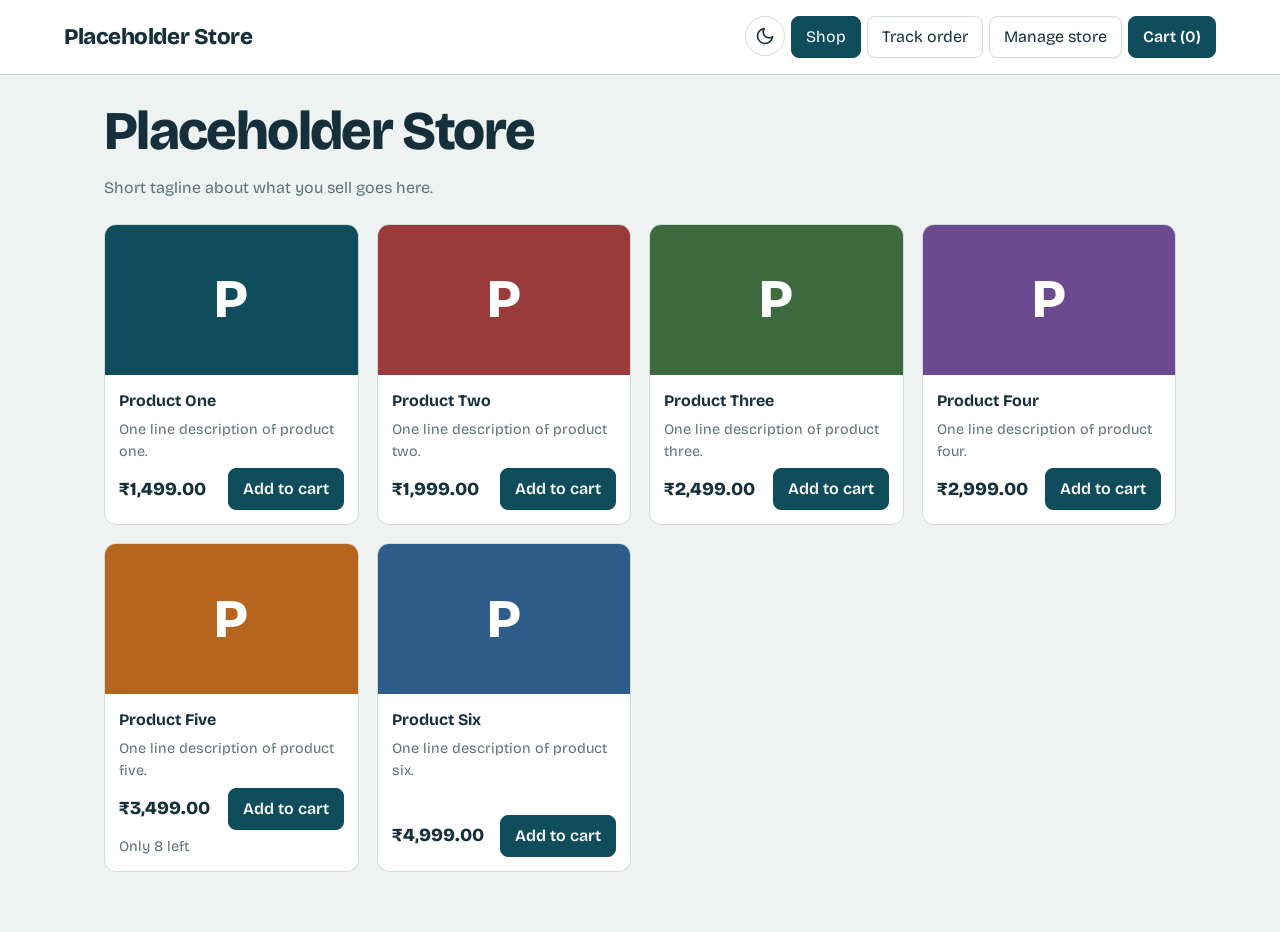
<file: Placeholder Store.html>
<!DOCTYPE html>
<html lang="en">
<head>
<meta charset="utf-8">
<meta name="viewport" content="width=device-width, initial-scale=1, viewport-fit=cover">
<title>Placeholder Store</title>
<link rel="stylesheet" href="https://fonts.googleapis.com/css2?family=Bricolage+Grotesque:wght@400;600;800&display=swap">
<style>
:root{--bg:#eef3f1;--card:#fff;--ink:#15303a;--mut:#5b7079;--pri:#0f4c5c;--onpri:#fff;--acc:#f2b705;--line:#cfdcd8;--ok:#1f7a4d;--bad:#b3261e;
box-sizing:border-box;padding-top:env(safe-area-inset-top,0px);padding-bottom:env(safe-area-inset-bottom,0px)}
@media (prefers-color-scheme:dark){:root:not([data-theme="light"]){--bg:#0e1a1f;--card:#16272e;--ink:#e6f0ee;--mut:#93a9b0;--pri:#5fb3c4;--onpri:#0e1a1f;--line:#2a3f47;--ok:#5fd39a;--bad:#ff8a80}}
:root[data-theme="dark"]{--bg:#0e1a1f;--card:#16272e;--ink:#e6f0ee;--mut:#93a9b0;--pri:#5fb3c4;--onpri:#0e1a1f;--line:#2a3f47;--ok:#5fd39a;--bad:#ff8a80}
html{scroll-padding-top:env(safe-area-inset-top,0px)}
*{box-sizing:border-box}
body{margin:0;background:var(--bg);color:var(--ink);font:16px/1.5 "Bricolage Grotesque",system-ui,-apple-system,"Segoe UI",sans-serif}
header{display:flex;flex-wrap:wrap;gap:12px;align-items:center;justify-content:space-between;padding:16px 5vw;border-bottom:1px solid var(--line);background:var(--card)}
.logo{font-weight:800;font-size:1.4rem;letter-spacing:-.02em}
nav{display:flex;gap:6px;flex-wrap:wrap}
button,.btn{font:inherit;cursor:pointer;border:1px solid var(--line);background:var(--card);color:var(--ink);border-radius:8px;padding:8px 14px}
button:focus-visible,input:focus-visible,select:focus-visible{outline:3px solid var(--acc);outline-offset:1px}
button.on{background:var(--pri);color:var(--onpri);border-color:var(--pri)}
button.pri{background:var(--pri);color:var(--onpri);border-color:var(--pri);font-weight:600}
button:disabled{opacity:.5;cursor:not-allowed}
#themebtn{display:inline-flex;align-items:center;justify-content:center;padding:8px;border-radius:50%;width:40px;height:40px;transition:background .2s,transform .2s}
#themebtn:hover{background:var(--line);transform:rotate(25deg)}
#themebtn svg{width:20px;height:20px;fill:none;stroke:var(--ink);stroke-width:2;stroke-linecap:round;stroke-linejoin:round;transition:opacity .2s}
main{padding:28px 5vw 60px;max-width:1200px;margin:0 auto}
h1{font-size:clamp(2rem,5vw,3.4rem);line-height:1.05;letter-spacing:-.03em;margin:0 0 8px;font-weight:800}
h2{margin:28px 0 12px}
.sub{color:var(--mut);max-width:60ch}
.grid{display:grid;grid-template-columns:repeat(auto-fill,minmax(230px,1fr));gap:18px;margin-top:24px}
.card{background:var(--card);border:1px solid var(--line);border-radius:12px;overflow:hidden;display:flex;flex-direction:column}
.tile{height:150px;display:grid;place-items:center;font-size:3.4rem;font-weight:800;color:#fff}
.pad{padding:14px;display:flex;flex-direction:column;gap:6px;flex:1}
.row{display:flex;justify-content:space-between;align-items:center;gap:10px}
.price{font-weight:800;font-size:1.15rem}
.mut{color:var(--mut);font-size:.9rem}
input,select{font:inherit;width:100%;padding:9px 10px;border:1px solid var(--line);border-radius:8px;background:var(--bg);color:var(--ink)}
label{display:block;font-size:.85rem;color:var(--mut);margin:10px 0 3px}
.two{display:grid;grid-template-columns:1fr 1fr;gap:10px}
.scroll{overflow-x:auto}
table{border-collapse:collapse;width:100%;min-width:640px}
th,td{text-align:left;padding:8px;border-bottom:1px solid var(--line);vertical-align:top}
td input,td select{min-width:90px}
#drawer{position:fixed;top:0;right:0;bottom:0;width:min(420px,100%);background:var(--card);border-left:1px solid var(--line);padding:calc(16px + env(safe-area-inset-top,0px)) 18px calc(16px + env(safe-area-inset-bottom,0px));overflow-y:auto;transform:translateX(100%);transition:transform .25s;z-index:5}
#drawer.open{transform:none}
.badge{display:inline-block;padding:2px 10px;border-radius:99px;background:var(--acc);color:#15303a;font-size:.8rem;font-weight:600}
.steps{list-style:none;padding:0;margin:16px 0}
.steps li{padding:8px 0 8px 30px;position:relative;color:var(--mut)}
.steps li:before{content:"";position:absolute;left:4px;top:13px;width:14px;height:14px;border-radius:50%;border:2px solid var(--line);background:var(--card)}
.steps li.done{color:var(--ink)}
.steps li.done:before{background:var(--ok);border-color:var(--ok)}
.note{background:var(--bg);border:1px dashed var(--line);border-radius:8px;padding:10px;font-size:.88rem;color:var(--mut);margin:10px 0}
.err{color:var(--bad);font-size:.9rem;margin-top:8px}
.stats{display:grid;grid-template-columns:repeat(auto-fit,minmax(150px,1fr));gap:12px}
.stat{background:var(--card);border:1px solid var(--line);border-radius:12px;padding:14px}
.stat b{font-size:1.6rem;display:block}
@media (prefers-reduced-motion:reduce){#drawer{transition:none}}
</style>
</head>
<body>
<header>
  <div class="logo" id="logo"></div>
  <nav>
    <button id="themebtn" aria-label="Switch colour mode"></button>
    <button data-view="shop">Shop</button>
    <button data-view="track">Track order</button>
    <button data-view="admin">Manage store</button>
    <button id="cartbtn" class="pri"></button>
  </nav>
</header>
<main id="app"></main>
<aside id="drawer" aria-label="Cart"></aside>

<script>
const KEY='d2c_placeholder_v2';
const TKEY='d2c_theme';
const STEPS=['Placed','Packed','Shipped','Out for delivery','Delivered'];
const $=s=>document.querySelector(s);
const esc=s=>String(s==null?'':s).replace(/[&<>"']/g,c=>({'&':'&amp;','<':'&lt;','>':'&gt;','"':'&quot;',"'":'&#39;'}[c]));
const rid=(p,n)=>p+'-'+Array.from({length:n},()=>'ABCDEFGHJKLMNPQRSTUVWXYZ23456789'[Math.floor(Math.random()*32)]).join('');

function seed(){
  const c=['#0f4c5c','#9a3b3b','#3d6b3d','#6b4a8f','#b5651d','#2f5d8a'];
  const n=['Product One','Product Two','Product Three','Product Four','Product Five','Product Six'];
  return {set:{name:'Placeholder Store',tagline:'Short tagline about what you sell goes here.',cur:'₹',ship:79,carrier:'Carrier Name',trackUrl:'https://example.com/track/'},
    products:n.map((x,i)=>({id:'P'+(i+1),name:x,desc:'One line description of '+x.toLowerCase()+'.',price:[1499,1999,2499,2999,3499,4999][i],stock:[25,40,12,30,8,15][i],color:c[i]})),
    orders:[]};
}
function load(){try{const r=localStorage.getItem(KEY);if(r){const d=JSON.parse(r);if(d&&d.products&&d.orders&&d.set)return d}}catch(e){}return seed()}
let db=load();
function save(){try{localStorage.setItem(KEY,JSON.stringify(db))}catch(e){}}
const fmt=n=>db.set.cur+Number(n||0).toLocaleString('en-IN',{minimumFractionDigits:2,maximumFractionDigits:2});

let view='shop',cart={},drawer=false,mode='cart',admin=false,adminErr='',trackRes=null,trackErr='',lastOrder=null,coErr='',busy=false;
const cartCount=()=>Object.values(cart).reduce((a,b)=>a+b,0);
const cartLines=()=>Object.entries(cart).map(([id,q])=>({p:db.products.find(p=>p.id===id),q})).filter(l=>l.p);
const subtotal=()=>cartLines().reduce((a,l)=>a+l.p.price*l.q,0);

function curTheme(){const t=document.documentElement.dataset.theme;if(t==='dark'||t==='light')return t;return window.matchMedia&&matchMedia('(prefers-color-scheme: dark)').matches?'dark':'light'}
function setTheme(t){document.documentElement.dataset.theme=t;try{localStorage.setItem(TKEY,t)}catch(e){}}
try{const t=localStorage.getItem(TKEY);if(t==='dark'||t==='light')document.documentElement.dataset.theme=t}catch(e){}
function head(){
  $('#themebtn').innerHTML=curTheme()==='dark'?'<svg viewBox="0 0 24 24"><circle cx="12" cy="12" r="5"/><line x1="12" y1="1" x2="12" y2="3"/><line x1="12" y1="21" x2="12" y2="23"/><line x1="4.22" y1="4.22" x2="5.64" y2="5.64"/><line x1="18.36" y1="18.36" x2="19.78" y2="19.78"/><line x1="1" y1="12" x2="3" y2="12"/><line x1="21" y1="12" x2="23" y2="12"/><line x1="4.22" y1="19.78" x2="5.64" y2="18.36"/><line x1="18.36" y1="5.64" x2="19.78" y2="4.22"/></svg>':'<svg viewBox="0 0 24 24"><path d="M21 12.79A9 9 0 1 1 11.21 3 7 7 0 0 0 21 12.79z"/></svg>';
  $('#logo').textContent=db.set.name;
  document.title=db.set.name;
  $('#cartbtn').textContent='Cart ('+cartCount()+')';
  document.querySelectorAll('[data-view]').forEach(b=>b.classList.toggle('on',b.dataset.view===view));
}

function shopView(){
  return `<h1>${esc(db.set.name)}</h1><p class="sub">${esc(db.set.tagline)}</p>
  <div class="grid">${db.products.map(p=>`<article class="card">
    <div class="tile" style="background:${esc(p.color)}" aria-hidden="true">${esc(p.name.charAt(0))}</div>
    <div class="pad"><b>${esc(p.name)}</b><span class="mut">${esc(p.desc)}</span>
    <div class="row" style="margin-top:auto"><span class="price">${fmt(p.price)}</span>
    <button class="pri" data-act="add" data-id="${esc(p.id)}" ${p.stock<1?'disabled':''}>${p.stock<1?'Sold out':'Add to cart'}</button></div>
    ${p.stock>0&&p.stock<10?`<span class="mut">Only ${p.stock} left</span>`:''}</div></article>`).join('')}</div>`;
}

function timeline(o){
  const i=STEPS.indexOf(o.status);
  return `<ul class="steps">${STEPS.map((s,k)=>{const l=o.log.find(x=>x.s===s);return `<li class="${k<=i?'done':''}">${s}${l?` <span class="mut">${esc(l.t)}</span>`:''}</li>`}).join('')}</ul>`;
}
function orderCard(o){
  return `<div class="card"><div class="pad">
   <div class="row"><b>Order ${esc(o.id)}</b><span class="badge">${esc(o.status)}</span></div>
   <span class="mut">Customer ID: ${esc(o.cust)} | ID check: ${esc(o.idType)} ending ${esc(o.idLast4)}</span>
   <span class="mut">Carrier: ${esc(o.carrier)} | Tracking no: ${esc(o.tracking||'Not assigned yet')}</span>
   ${o.tracking&&db.set.trackUrl?`<span class="mut">Carrier link (placeholder): ${esc(db.set.trackUrl+o.tracking)}</span>`:''}
   ${timeline(o)}
   <span class="mut">Ship to: ${esc(o.name)}, ${esc(o.address)}</span>
   <span>${o.items.map(i=>esc(i.name)+' x'+i.q).join(', ')}</span>
   <b>Total paid: ${fmt(o.total)}</b></div></div>`;
}
function trackView(){
  return `<h1>Track your order</h1><p class="sub">Enter the order ID from your confirmation and the email you used.</p>
  <form id="trackf" class="card" style="max-width:460px;margin-top:18px"><div class="pad">
   <label for="t1">Order ID</label><input id="t1" required placeholder="ORD-XXXXXX">
   <label for="t2">Email</label><input id="t2" type="email" required placeholder="you@example.com">
   <button class="pri" style="margin-top:12px">Find order</button>
   ${trackErr?`<div class="err">${esc(trackErr)}</div>`:''}</div></form>
   ${trackRes?`<div style="max-width:560px;margin-top:18px">${orderCard(trackRes)}</div>`:''}`;
}

function adminView(){
  if(!admin) return `<h1>Manage store</h1><p class="sub">Owner area.</p>
   <form id="loginf" class="card" style="max-width:380px;margin-top:18px"><div class="pad">
   <label for="pw">Passcode</label><input id="pw" type="password" required>
   <div class="note">Placeholder passcode: admin123. This check runs in the browser only, so replace it with real login before going live.</div>
   <button class="pri">Open</button>${adminErr?`<div class="err">${esc(adminErr)}</div>`:''}</div></form>`;
  const rev=db.orders.reduce((a,o)=>a+o.total,0),open=db.orders.filter(o=>o.status!=='Delivered').length;
  const s=db.set;
  return `<div class="row"><h1>Manage store</h1><button data-act="logout">Log out</button></div>
  <div class="stats"><div class="stat"><b>${db.orders.length}</b>Orders</div><div class="stat"><b>${open}</b>Open orders</div><div class="stat"><b>${fmt(rev)}</b>Revenue</div><div class="stat"><b>${db.products.length}</b>Products</div></div>
  <h2>Store settings</h2><div class="card"><div class="pad"><div class="two">
   <div><label>Store name</label><input data-set="name" value="${esc(s.name)}"></div>
   <div><label>Tagline</label><input data-set="tagline" value="${esc(s.tagline)}"></div>
   <div><label>Currency symbol</label><input data-set="cur" value="${esc(s.cur)}"></div>
   <div><label>Flat shipping fee</label><input data-set="ship" type="number" min="0" step="0.01" value="${esc(s.ship)}"></div>
   <div><label>Default carrier</label><input data-set="carrier" value="${esc(s.carrier)}"></div>
   <div><label>Carrier tracking URL prefix</label><input data-set="trackUrl" value="${esc(s.trackUrl)}"></div></div></div></div>
  <h2>Products</h2><div class="scroll card"><table><thead><tr><th>Name</th><th>Description</th><th>Price</th><th>Stock</th><th>Color</th><th></th></tr></thead><tbody>
  ${db.products.map(p=>`<tr>
   <td><input data-pf="name" data-id="${esc(p.id)}" value="${esc(p.name)}"></td>
   <td><input data-pf="desc" data-id="${esc(p.id)}" value="${esc(p.desc)}"></td>
   <td><input data-pf="price" data-id="${esc(p.id)}" type="number" min="0" step="0.01" value="${esc(p.price)}"></td>
   <td><input data-pf="stock" data-id="${esc(p.id)}" type="number" min="0" step="1" value="${esc(p.stock)}"></td>
   <td><input data-pf="color" data-id="${esc(p.id)}" type="color" value="${esc(p.color)}"></td>
   <td><button data-act="delp" data-id="${esc(p.id)}">Delete</button></td></tr>`).join('')}</tbody></table></div>
  <p><button class="pri" data-act="addp">Add product</button></p>
  <h2>Orders</h2>${db.orders.length?`<div class="scroll card"><table><thead><tr><th>Order / customer</th><th>Contact and ID</th><th>Total</th><th>Status</th><th>Carrier</th><th>Tracking no</th></tr></thead><tbody>
  ${db.orders.slice().reverse().map(o=>`<tr>
   <td><b>${esc(o.id)}</b><br><span class="mut">${esc(o.cust)}<br>${esc(o.created)}</span></td>
   <td>${esc(o.name)}<br><span class="mut">${esc(o.email)}<br>${esc(o.phone)}<br>${esc(o.address)}<br>${esc(o.idType)} ending ${esc(o.idLast4)}</span></td>
   <td>${fmt(o.total)}<br><span class="mut">${esc(o.pay)}</span></td>
   <td><select data-of="status" data-id="${esc(o.id)}">${STEPS.map(x=>`<option ${x===o.status?'selected':''}>${x}</option>`).join('')}</select></td>
   <td><input data-of="carrier" data-id="${esc(o.id)}" value="${esc(o.carrier)}"></td>
   <td><input data-of="tracking" data-id="${esc(o.id)}" value="${esc(o.tracking)}" placeholder="Enter number"></td></tr>`).join('')}</tbody></table></div>`:'<div class="note">No orders yet. Place a test order from the shop.</div>'}
  <div class="note">Data is saved in this browser only (demo storage). Before launch, connect a real database and a payment provider.</div>
  <p><button data-act="reset">Reset demo data</button></p>`;
}

function drawerView(){
  if(mode==='done'&&lastOrder){const o=lastOrder;return `<div class="row"><h2 style="margin:0">Order placed</h2><button data-act="close">Close</button></div>
   <p>Thanks, ${esc(o.name)}. Keep these details:</p>${orderCard(o)}<button class="pri" data-act="close">Continue shopping</button>`}
  const L=cartLines();
  if(!L.length) return `<div class="row"><h2 style="margin:0">Your cart</h2><button data-act="close">Close</button></div><p class="mut">Your cart is empty. Add a product to start.</p>`;
  const sum=`<div class="row"><span>Subtotal</span><b>${fmt(subtotal())}</b></div><div class="row"><span>Shipping</span><b>${fmt(db.set.ship)}</b></div><div class="row"><span>Total</span><b class="price">${fmt(subtotal()+Number(db.set.ship))}</b></div>`;
  if(mode==='cart') return `<div class="row"><h2 style="margin:0">Your cart</h2><button data-act="close">Close</button></div>
   ${L.map(l=>`<div class="row" style="padding:10px 0;border-bottom:1px solid var(--line)"><div><b>${esc(l.p.name)}</b><br><span class="mut">${fmt(l.p.price)}</span></div>
   <div><button data-act="dec" data-id="${esc(l.p.id)}" aria-label="Decrease">-</button> ${l.q} <button data-act="inc" data-id="${esc(l.p.id)}" aria-label="Increase">+</button></div></div>`).join('')}
   <div style="margin:14px 0">${sum}</div><button class="pri" style="width:100%" data-act="checkout">Checkout</button>`;
  return `<div class="row"><h2 style="margin:0">Checkout</h2><button data-act="back">Back</button></div>
  <form id="co"><label for="c1">Full name</label><input id="c1" required placeholder="Full Name">
   <label for="c2">Email</label><input id="c2" type="email" required placeholder="you@example.com">
   <label for="c3">Phone</label><input id="c3" required placeholder="+91 00000 00000">
   <label for="c4">Delivery address</label><input id="c4" required placeholder="Street, City, State, PIN code">
   <div class="two"><div><label for="c5">ID type</label><select id="c5"><option>Aadhaar</option><option>PAN</option><option>Passport</option><option>Driving licence</option><option>Voter ID</option></select></div>
   <div><label for="c6">ID last 4 characters</label><input id="c6" required maxlength="4" minlength="4" placeholder="0000"></div></div>
   <div class="note">Only the ID type and last 4 characters are stored, for delivery verification. Never collect or store a full Aadhaar or other ID number.</div>
   <label for="c7">Payment method</label><select id="c7"><option>UPI (placeholder)</option><option>Card (placeholder)</option><option>Net banking (placeholder)</option><option>Cash on delivery</option></select>
   <div class="note">Payment is simulated. Connect a provider such as Razorpay before taking real money. No card numbers are collected on this page.</div>
   <div style="margin:12px 0">${sum}</div>
   <button class="pri" style="width:100%" ${busy?'disabled':''}>${busy?'Processing payment...':'Pay '+fmt(subtotal()+Number(db.set.ship))}</button>
   ${coErr?`<div class="err">${esc(coErr)}</div>`:''}</form>`;
}

function render(){
  head();
  $('#app').innerHTML=view==='shop'?shopView():view==='track'?trackView():adminView();
  $('#drawer').innerHTML=drawerView();
  $('#drawer').classList.toggle('open',drawer);
}

function placeOrder(){
  const v=id=>$(id).value.trim();
  const L=cartLines();
  for(const l of L){if(l.q>l.p.stock){coErr=l.p.name+' only has '+l.p.stock+' left. Lower the quantity.';busy=false;render();return}}
  const now=new Date().toLocaleString();
  const o={id:rid('ORD',6),cust:rid('CUS',5),name:v('#c1'),email:v('#c2').toLowerCase(),phone:v('#c3'),address:v('#c4'),idType:$('#c5').value,idLast4:v('#c6'),pay:$('#c7').value,
   items:L.map(l=>({id:l.p.id,name:l.p.name,q:l.q,price:l.p.price})),total:subtotal()+Number(db.set.ship),status:'Placed',carrier:db.set.carrier,tracking:'',created:now,log:[{s:'Placed',t:now}]};
  L.forEach(l=>{l.p.stock-=l.q});
  db.orders.push(o);save();lastOrder=o;cart={};mode='done';busy=false;coErr='';render();
}

document.addEventListener('click',e=>{
  const nv=e.target.closest('[data-view]');
  if(nv){view=nv.dataset.view;render();return}
  if(e.target.closest('#themebtn')){setTheme(curTheme()==='dark'?'light':'dark');render();return}
  if(e.target.closest('#cartbtn')){drawer=true;mode='cart';render();return}
  const b=e.target.closest('[data-act]');if(!b)return;
  const a=b.dataset.act,id=b.dataset.id;
  if(a==='add'){const p=db.products.find(x=>x.id===id);if(p&&(cart[id]||0)<p.stock){cart[id]=(cart[id]||0)+1}drawer=true;mode='cart'}
  else if(a==='inc'){const p=db.products.find(x=>x.id===id);if(p&&cart[id]<p.stock)cart[id]++}
  else if(a==='dec'){cart[id]--;if(cart[id]<1)delete cart[id]}
  else if(a==='close'){drawer=false;mode='cart'}
  else if(a==='checkout'){mode='checkout';coErr=''}
  else if(a==='back'){mode='cart'}
  else if(a==='logout'){admin=false}
  else if(a==='addp'){db.products.push({id:rid('P',4),name:'New product',desc:'Description',price:999,stock:10,color:'#0f4c5c'});save()}
  else if(a==='delp'){if(confirm('Delete this product?')){db.products=db.products.filter(p=>p.id!==id);delete cart[id];save()}}
  else if(a==='reset'){if(confirm('Reset all products, orders and settings to the placeholder data?')){db=seed();cart={};save()}}
  render();
});

document.addEventListener('change',e=>{
  const t=e.target;
  if(t.dataset.set){const k=t.dataset.set;db.set[k]=k==='ship'?Math.max(0,Number(t.value)||0):t.value;save();render();return}
  if(t.dataset.pf){const p=db.products.find(x=>x.id===t.dataset.id);if(p){const k=t.dataset.pf;p[k]=(k==='price'||k==='stock')?Math.max(0,Number(t.value)||0):t.value;save();render()}return}
  if(t.dataset.of){const o=db.orders.find(x=>x.id===t.dataset.id);if(o){const k=t.dataset.of;o[k]=t.value.trim()||(k==='status'?o.status:'');
    if(k==='status'){const now=new Date().toLocaleString();const i=STEPS.indexOf(o.status);STEPS.slice(0,i+1).forEach(s=>{if(!o.log.find(x=>x.s===s))o.log.push({s,t:now})});o.log=o.log.filter(x=>STEPS.indexOf(x.s)<=i)}
    save();render()}}
});

document.addEventListener('submit',e=>{
  e.preventDefault();
  const id=e.target.id;
  if(id==='co'){if(busy)return;busy=true;coErr='';const snap=Array.from(e.target.elements).map(x=>[x.id,x.value]);render();
    snap.forEach(([k,v])=>{if(k&&$('#'+k))$('#'+k).value=v});setTimeout(placeOrder,900)}
  else if(id==='trackf'){const oid=$('#t1').value.trim().toUpperCase(),em=$('#t2').value.trim().toLowerCase();
    const o=db.orders.find(x=>x.id===oid&&x.email===em);trackRes=o||null;trackErr=o?'':'No order matches that ID and email. Check both and try again.';render()}
  else if(id==='loginf'){if($('#pw').value==='admin123'){admin=true;adminErr=''}else adminErr='Wrong passcode.';render()}
});
render();
</script>
</body>
</html>
</file>
